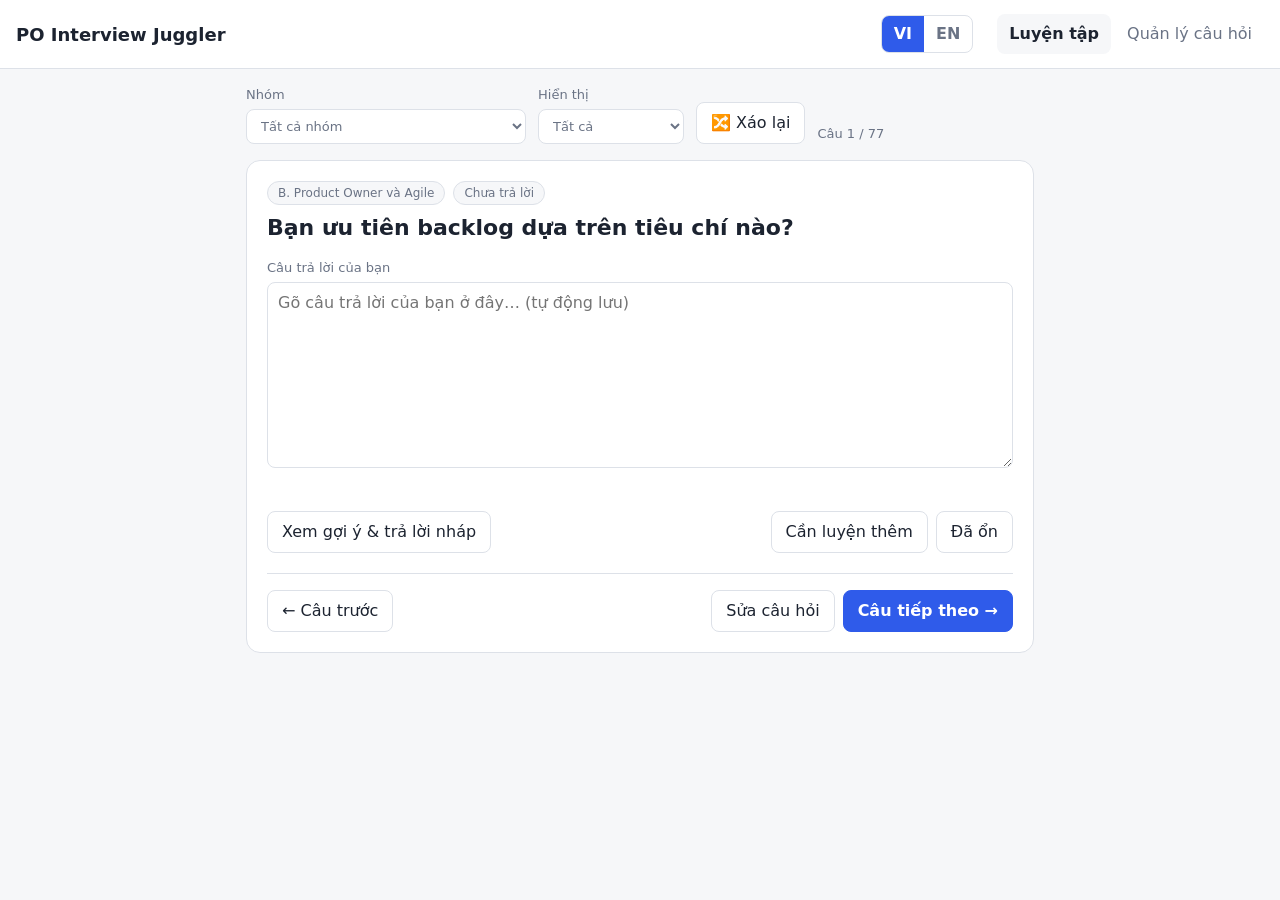
<file: index.html>
<!doctype html>
<html lang="vi">
<head>
  <meta charset="utf-8">
  <meta name="viewport" content="width=device-width, initial-scale=1">
  <title>PO Interview Juggler</title>
  <link rel="stylesheet" href="style.css">
</head>
<body>
  <header class="topbar">
    <h1>PO Interview Juggler</h1>
    <div class="lang" role="group" aria-label="Language">
      <button class="lang-btn" data-lang="vi" aria-pressed="true">VI</button>
      <button class="lang-btn" data-lang="en" aria-pressed="false">EN</button>
    </div>
    <nav class="tabs" role="tablist">
      <button class="tab active" data-view="practice" role="tab">Luyện tập</button>
      <button class="tab" data-view="manage" role="tab">Quản lý câu hỏi</button>
    </nav>
  </header>

  <main>
    <!-- Practice -->
    <section id="view-practice" class="view">
      <div class="toolbar">
        <label>Nhóm
          <select id="filter-category"></select>
        </label>
        <label>Hiển thị
          <select id="filter-status">
            <option value="all">Tất cả</option>
            <option value="todo">Chưa trả lời</option>
            <option value="draft">Đang nháp</option>
            <option value="review">Cần luyện thêm</option>
            <option value="done">Đã ổn</option>
          </select>
        </label>
        <button id="btn-shuffle" class="ghost" title="Xáo lại bộ câu hỏi">🔀 Xáo lại</button>
        <span id="deck-info" class="muted"></span>
      </div>

      <article id="card" class="card" hidden>
        <div class="card-meta">
          <span id="card-category" class="chip"></span>
          <span id="card-status" class="chip status"></span>
        </div>
        <h2 id="card-question"></h2>

        <label class="field">
          <span>Câu trả lời của bạn</span>
          <textarea id="answer" rows="7" placeholder="Gõ câu trả lời của bạn ở đây… (tự động lưu)"></textarea>
        </label>
        <div class="saved muted" id="saved-note"></div>

        <div class="row">
          <button id="btn-reveal" class="ghost">Xem gợi ý &amp; trả lời nháp</button>
          <div class="spacer"></div>
          <button id="btn-review" class="ghost">Cần luyện thêm</button>
          <button id="btn-done" class="ghost">Đã ổn</button>
        </div>

        <div id="reveal" class="reveal" hidden>
          <h3>Gợi ý</h3>
          <p id="card-hint"></p>
          <h3>Trả lời nháp / ghi chú</h3>
          <p id="card-draft" class="pre"></p>
        </div>

        <div class="row nav">
          <button id="btn-prev" class="ghost">← Câu trước</button>
          <div class="spacer"></div>
          <button id="btn-edit" class="ghost">Sửa câu hỏi</button>
          <button id="btn-next" class="primary">Câu tiếp theo →</button>
        </div>
      </article>

      <p id="empty-practice" class="muted empty" hidden>Không có câu hỏi nào khớp bộ lọc.</p>
    </section>

    <!-- Manage -->
    <section id="view-manage" class="view" hidden>
      <div class="toolbar">
        <input id="search" type="search" placeholder="Tìm câu hỏi…">
        <button id="btn-add" class="primary">+ Thêm câu hỏi</button>
        <button id="btn-backup" class="ghost">Sao lưu / Nhập</button>
        <button id="btn-reset" class="ghost danger">Khôi phục mặc định</button>
      </div>
      <p id="manage-count" class="muted"></p>
      <ul id="question-list" class="qlist"></ul>
    </section>
  </main>

  <dialog id="dlg">
    <form method="dialog" id="dlg-form">
      <h2 id="dlg-title">Câu hỏi</h2>
      <label class="field"><span>Nhóm</span>
        <input id="f-category" list="category-list" required>
        <datalist id="category-list"></datalist>
      </label>
      <label class="field"><span>Câu hỏi</span>
        <textarea id="f-question" rows="3" required></textarea>
      </label>
      <label class="field"><span>Gợi ý</span>
        <textarea id="f-hint" rows="2"></textarea>
      </label>
      <label class="field"><span>Trả lời nháp / ghi chú</span>
        <textarea id="f-draft" rows="6"></textarea>
      </label>
      <details class="en-fields">
        <summary>Bản tiếng Anh (English version)</summary>
        <label class="field"><span>Question (EN)</span>
          <textarea id="f-en-question" rows="2"></textarea>
        </label>
        <label class="field"><span>Hint (EN)</span>
          <textarea id="f-en-hint" rows="2"></textarea>
        </label>
        <label class="field"><span>Draft answer / notes (EN)</span>
          <textarea id="f-en-draft" rows="5"></textarea>
        </label>
      </details>
      <div class="row">
        <button type="button" id="dlg-delete" class="ghost danger">Xoá</button>
        <div class="spacer"></div>
        <button type="button" id="dlg-cancel" class="ghost">Huỷ</button>
        <button type="submit" id="dlg-save" class="primary">Lưu</button>
      </div>
    </form>
  </dialog>

  <dialog id="dlg-backup">
    <h2>Sao lưu / Nhập dữ liệu</h2>
    <p class="muted">Sao chép JSON để lưu lại, hoặc dán JSON đã lưu vào ô bên dưới rồi bấm Nhập (thay thế dữ liệu hiện tại).</p>
    <textarea id="backup-text" class="backup-text" rows="8" spellcheck="false"></textarea>
    <p id="backup-msg" class="muted" role="status"></p>
    <div class="row">
      <button id="backup-copy" class="ghost">Sao chép</button>
      <button id="backup-file" class="ghost">Chọn file…</button>
      <div class="spacer"></div>
      <button id="backup-close" class="ghost">Đóng</button>
      <button id="backup-import" class="primary">Nhập</button>
    </div>
    <input id="file-import" type="file" accept="application/json,.json" hidden>
  </dialog>

  <dialog id="dlg-confirm">
    <p id="confirm-msg"></p>
    <div class="row">
      <div class="spacer"></div>
      <button id="confirm-no" class="ghost">Huỷ</button>
      <button id="confirm-yes" class="primary">Đồng ý</button>
    </div>
  </dialog>

  <script src="questions.js"></script>
  <script src="questions.en.js"></script>
  <script src="app.js"></script>
</body>
</html>
</file>
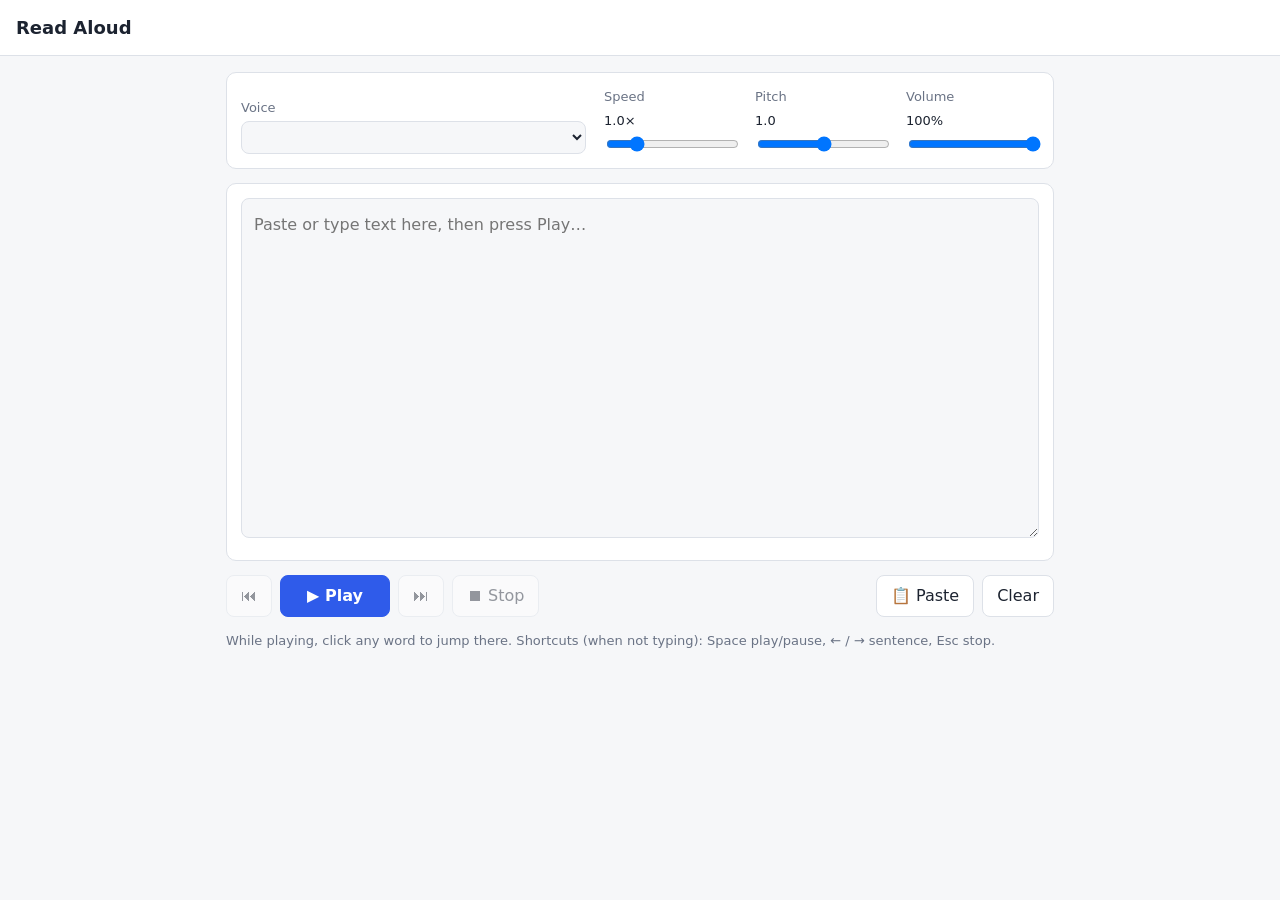
<file: read-aloud/index.html>
<!doctype html>
<html lang="en">
<head>
  <meta charset="utf-8">
  <meta name="viewport" content="width=device-width, initial-scale=1">
  <title>Read Aloud</title>
  <link rel="stylesheet" href="style.css">
</head>
<body>
  <header class="topbar">
    <h1>Read Aloud</h1>
    <span id="engine-note" class="muted"></span>
  </header>

  <main>
    <div id="unsupported" class="notice" hidden>
      This browser has no speech synthesis support. Try Microsoft Edge, Chrome or Safari.
    </div>

    <section class="panel controls">
      <label class="grow">Voice
        <select id="voice"></select>
      </label>
      <label>Speed <output id="rate-out">1.0×</output>
        <input id="rate" type="range" min="0.5" max="3" step="0.1" value="1">
      </label>
      <label>Pitch <output id="pitch-out">1.0</output>
        <input id="pitch" type="range" min="0" max="2" step="0.1" value="1">
      </label>
      <label>Volume <output id="volume-out">100%</output>
        <input id="volume" type="range" min="0" max="1" step="0.05" value="1">
      </label>
    </section>

    <div id="lang-hint" class="notice" hidden>
      <span id="lang-hint-text"></span>
      <button id="lang-hint-btn" class="ghost small"></button>
    </div>

    <section class="panel stage">
      <textarea id="editor" spellcheck="false" placeholder="Paste or type text here, then press Play…"></textarea>
      <div id="reader" class="reader" hidden tabindex="0" aria-live="off"></div>
      <div class="stage-foot muted">
        <span id="count"></span>
        <span id="status"></span>
      </div>
    </section>

    <section class="row transport">
      <button id="btn-prev" class="ghost" title="Previous sentence (←)">⏮</button>
      <button id="btn-play" class="primary" title="Play / Pause (Space)">▶ Play</button>
      <button id="btn-next" class="ghost" title="Next sentence (→)">⏭</button>
      <button id="btn-stop" class="ghost" title="Stop and edit (Esc)">⏹ Stop</button>
      <div class="spacer"></div>
      <button id="btn-paste" class="ghost" title="Paste from clipboard">📋 Paste</button>
      <button id="btn-clear" class="ghost">Clear</button>
    </section>

    <p class="muted tip">
      While playing, click any word to jump there. Shortcuts (when not typing): Space play/pause, ← / → sentence, Esc stop.
    </p>
  </main>

  <script src="app.js"></script>
</body>
</html>
</file>
<file: style.css>
:root {
  --bg: #f6f7f9;
  --surface: #ffffff;
  --text: #1c2330;
  --muted: #6a7385;
  --border: #dde1e8;
  --accent: #2f5bea;
  --accent-text: #ffffff;
  --danger: #c93a3a;
  --ok: #1f8a56;
  --warn: #b7791f;
}
@media (prefers-color-scheme: dark) {
  :root:not([data-theme="light"]) {
    --bg: #12151b;
    --surface: #1b2029;
    --text: #e6e9ef;
    --muted: #97a0b2;
    --border: #2d3442;
    --accent: #6f93ff;
    --accent-text: #0e1220;
    --danger: #ff7b7b;
    --ok: #5fd39a;
    --warn: #f0b95a;
    color-scheme: dark;
  }
}
:root[data-theme="dark"] {
  --bg: #12151b;
    --surface: #1b2029;
    --text: #e6e9ef;
    --muted: #97a0b2;
    --border: #2d3442;
    --accent: #6f93ff;
    --accent-text: #0e1220;
    --danger: #ff7b7b;
    --ok: #5fd39a;
    --warn: #f0b95a;
    color-scheme: dark;
}

* { box-sizing: border-box; }
body {
  margin: 0;
  background: var(--bg);
  color: var(--text);
  font: 16px/1.5 system-ui, -apple-system, "Segoe UI", Roboto, sans-serif;
}
.topbar {
  display: flex; flex-wrap: wrap; align-items: center; gap: 12px 24px;
  padding: 14px 16px; background: var(--surface); border-bottom: 1px solid var(--border);
}
.topbar h1 { margin: 0; font-size: 18px; }
.tabs { display: flex; gap: 4px; }
.tab {
  background: none; border: 0; padding: 8px 12px; border-radius: 8px;
  color: var(--muted); font: inherit; cursor: pointer;
}
.tab.active { background: var(--bg); color: var(--text); font-weight: 600; }

main { max-width: 820px; margin: 0 auto; padding: 16px; }
[hidden] { display: none !important; }

.toolbar { display: flex; flex-wrap: wrap; align-items: end; gap: 10px 12px; margin-bottom: 16px; }
.toolbar label { display: flex; flex-direction: column; gap: 4px; font-size: 13px; color: var(--muted); }
.toolbar input[type=search] { flex: 1 1 200px; }

select, input, textarea, button { font: inherit; color: inherit; }
select, input, textarea {
  background: var(--surface); border: 1px solid var(--border); border-radius: 8px; padding: 8px 10px;
}
textarea { width: 100%; resize: vertical; }
select { max-width: 280px; }
:focus-visible { outline: 2px solid var(--accent); outline-offset: 2px; }

button {
  border: 1px solid var(--border); background: var(--surface); border-radius: 8px;
  padding: 8px 14px; cursor: pointer;
}
button:hover { border-color: var(--accent); }
button.primary { background: var(--accent); border-color: var(--accent); color: var(--accent-text); font-weight: 600; }
button.danger { color: var(--danger); }
button.ghost.active-done { border-color: var(--ok); color: var(--ok); }
button.ghost.active-review { border-color: var(--warn); color: var(--warn); }

.card {
  background: var(--surface); border: 1px solid var(--border); border-radius: 14px; padding: 20px;
}
.card h2 { margin: 8px 0 16px; font-size: 22px; line-height: 1.35; }
.card-meta { display: flex; flex-wrap: wrap; gap: 8px; }
.chip {
  font-size: 12px; padding: 2px 10px; border-radius: 999px;
  background: var(--bg); border: 1px solid var(--border); color: var(--muted);
}
.chip.status.done { color: var(--ok); border-color: var(--ok); }
.chip.status.review { color: var(--warn); border-color: var(--warn); }

.field { display: block; margin-bottom: 12px; }
.field > span { display: block; font-size: 13px; color: var(--muted); margin-bottom: 4px; }
.field input { width: 100%; }

.row { display: flex; flex-wrap: wrap; align-items: center; gap: 8px; margin-top: 12px; }
.spacer { flex: 1; }
.nav { margin-top: 20px; padding-top: 16px; border-top: 1px solid var(--border); }

.reveal { margin-top: 16px; padding: 12px 16px; background: var(--bg); border-radius: 10px; }
.reveal h3 { margin: 8px 0 4px; font-size: 13px; color: var(--muted); text-transform: uppercase; letter-spacing: .04em; }
.reveal p { margin: 0 0 8px; }
.pre { white-space: pre-wrap; }

.muted { color: var(--muted); font-size: 13px; }
.saved { min-height: 18px; margin-top: -6px; }
.empty { text-align: center; padding: 40px 0; }

.qlist { list-style: none; margin: 0; padding: 0; display: flex; flex-direction: column; gap: 8px; }
.qitem {
  display: flex; gap: 12px; align-items: flex-start; padding: 12px 14px;
  background: var(--surface); border: 1px solid var(--border); border-radius: 10px;
}
.qitem .body { flex: 1; min-width: 0; }
.qitem .q { margin: 0 0 4px; }
.qitem .meta { display: flex; flex-wrap: wrap; gap: 6px; align-items: center; }

dialog {
  width: min(640px, calc(100vw - 32px)); background: var(--surface); color: var(--text);
  border: 1px solid var(--border); border-radius: 14px; padding: 20px;
}
dialog::backdrop { background: rgba(0, 0, 0, .45); }
dialog h2 { margin: 0 0 12px; font-size: 18px; }

@media (max-width: 520px) {
  .card { padding: 14px; }
  .card h2 { font-size: 19px; }
}

.backup-text { font-family: ui-monospace, SFMono-Regular, Menlo, monospace; font-size: 12px; min-height: 160px; }
#dlg-confirm p { margin: 0 0 4px; white-space: pre-wrap; }

.lang { display: flex; border: 1px solid var(--border); border-radius: 8px; overflow: hidden; margin-left: auto; }
.lang-btn { border: 0; border-radius: 0; background: none; padding: 6px 12px; color: var(--muted); font-weight: 600; }
.lang-btn.active { background: var(--accent); color: var(--accent-text); }
.en-fields { margin-bottom: 12px; }
.en-fields summary { cursor: pointer; color: var(--muted); font-size: 13px; margin-bottom: 8px; }
</file>
<file: read-aloud/style.css>
:root {
  --bg: #f6f7f9;
  --surface: #ffffff;
  --text: #1c2330;
  --muted: #6a7385;
  --border: #dde1e8;
  --accent: #2f5bea;
  --accent-text: #ffffff;
  --hl-sentence: #e4ebff;
  --hl-word: #ffd84d;
  --hl-word-text: #1c2330;
}
@media (prefers-color-scheme: dark) {
  :root {
    --bg: #12151b;
    --surface: #1b2029;
    --text: #e6e9ef;
    --muted: #97a0b2;
    --border: #2d3442;
    --accent: #6f93ff;
    --accent-text: #0e1220;
    --hl-sentence: #26304a;
    --hl-word: #f0b95a;
    --hl-word-text: #12151b;
    color-scheme: dark;
  }
}

* { box-sizing: border-box; }
body {
  margin: 0;
  background: var(--bg);
  color: var(--text);
  font: 16px/1.5 system-ui, -apple-system, "Segoe UI", Roboto, sans-serif;
}
.topbar {
  display: flex; align-items: baseline; gap: 16px;
  padding: 14px 16px; border-bottom: 1px solid var(--border); background: var(--surface);
}
.topbar h1 { margin: 0; font-size: 18px; }
main { max-width: 860px; margin: 0 auto; padding: 16px; display: grid; gap: 14px; }
.muted { color: var(--muted); font-size: 13px; }
.tip { margin: 0; }

.panel {
  background: var(--surface); border: 1px solid var(--border); border-radius: 10px; padding: 14px;
}
.controls { display: flex; flex-wrap: wrap; gap: 14px 18px; align-items: end; }
.controls label { display: grid; gap: 4px; font-size: 13px; color: var(--muted); min-width: 120px; }
.controls label.grow { flex: 1 1 280px; }
.controls output { float: right; color: var(--text); }
select, input[type="range"] { width: 100%; }
select {
  font: inherit; color: var(--text); background: var(--bg);
  border: 1px solid var(--border); border-radius: 8px; padding: 7px 8px;
}

.stage { display: grid; gap: 8px; }
textarea, .reader {
  width: 100%; height: 340px; overflow: auto; margin: 0;
  font: inherit; line-height: 1.7; color: var(--text); background: var(--bg);
  border: 1px solid var(--border); border-radius: 8px; padding: 12px;
}
textarea { resize: vertical; }
.reader { white-space: pre-wrap; word-wrap: break-word; cursor: pointer; }
.reader .chunk { border-radius: 4px; }
.reader .chunk.active { background: var(--hl-sentence); }
.reader mark { background: var(--hl-word); color: var(--hl-word-text); border-radius: 3px; padding: 0 1px; }
.stage-foot { display: flex; justify-content: space-between; }

.row { display: flex; gap: 8px; align-items: center; flex-wrap: wrap; }
.spacer { flex: 1; }
button {
  font: inherit; cursor: pointer; border-radius: 8px; padding: 8px 14px;
  border: 1px solid var(--border); background: var(--surface); color: var(--text);
}
button:hover:not(:disabled) { border-color: var(--accent); }
button:disabled { opacity: .45; cursor: default; }
button.primary { background: var(--accent); color: var(--accent-text); border-color: var(--accent); min-width: 110px; font-weight: 600; }
button.small { padding: 4px 10px; font-size: 13px; }
:focus-visible { outline: 2px solid var(--accent); outline-offset: 2px; }

.notice {
  display: flex; gap: 10px; align-items: center; justify-content: space-between;
  padding: 10px 12px; border-radius: 8px; border: 1px solid var(--border);
  background: var(--hl-sentence); font-size: 14px;
}
[hidden] { display: none !important; }

@media (max-width: 560px) {
  textarea, .reader { height: 260px; }
  .transport button { flex: 1 1 auto; }
}
</file>
